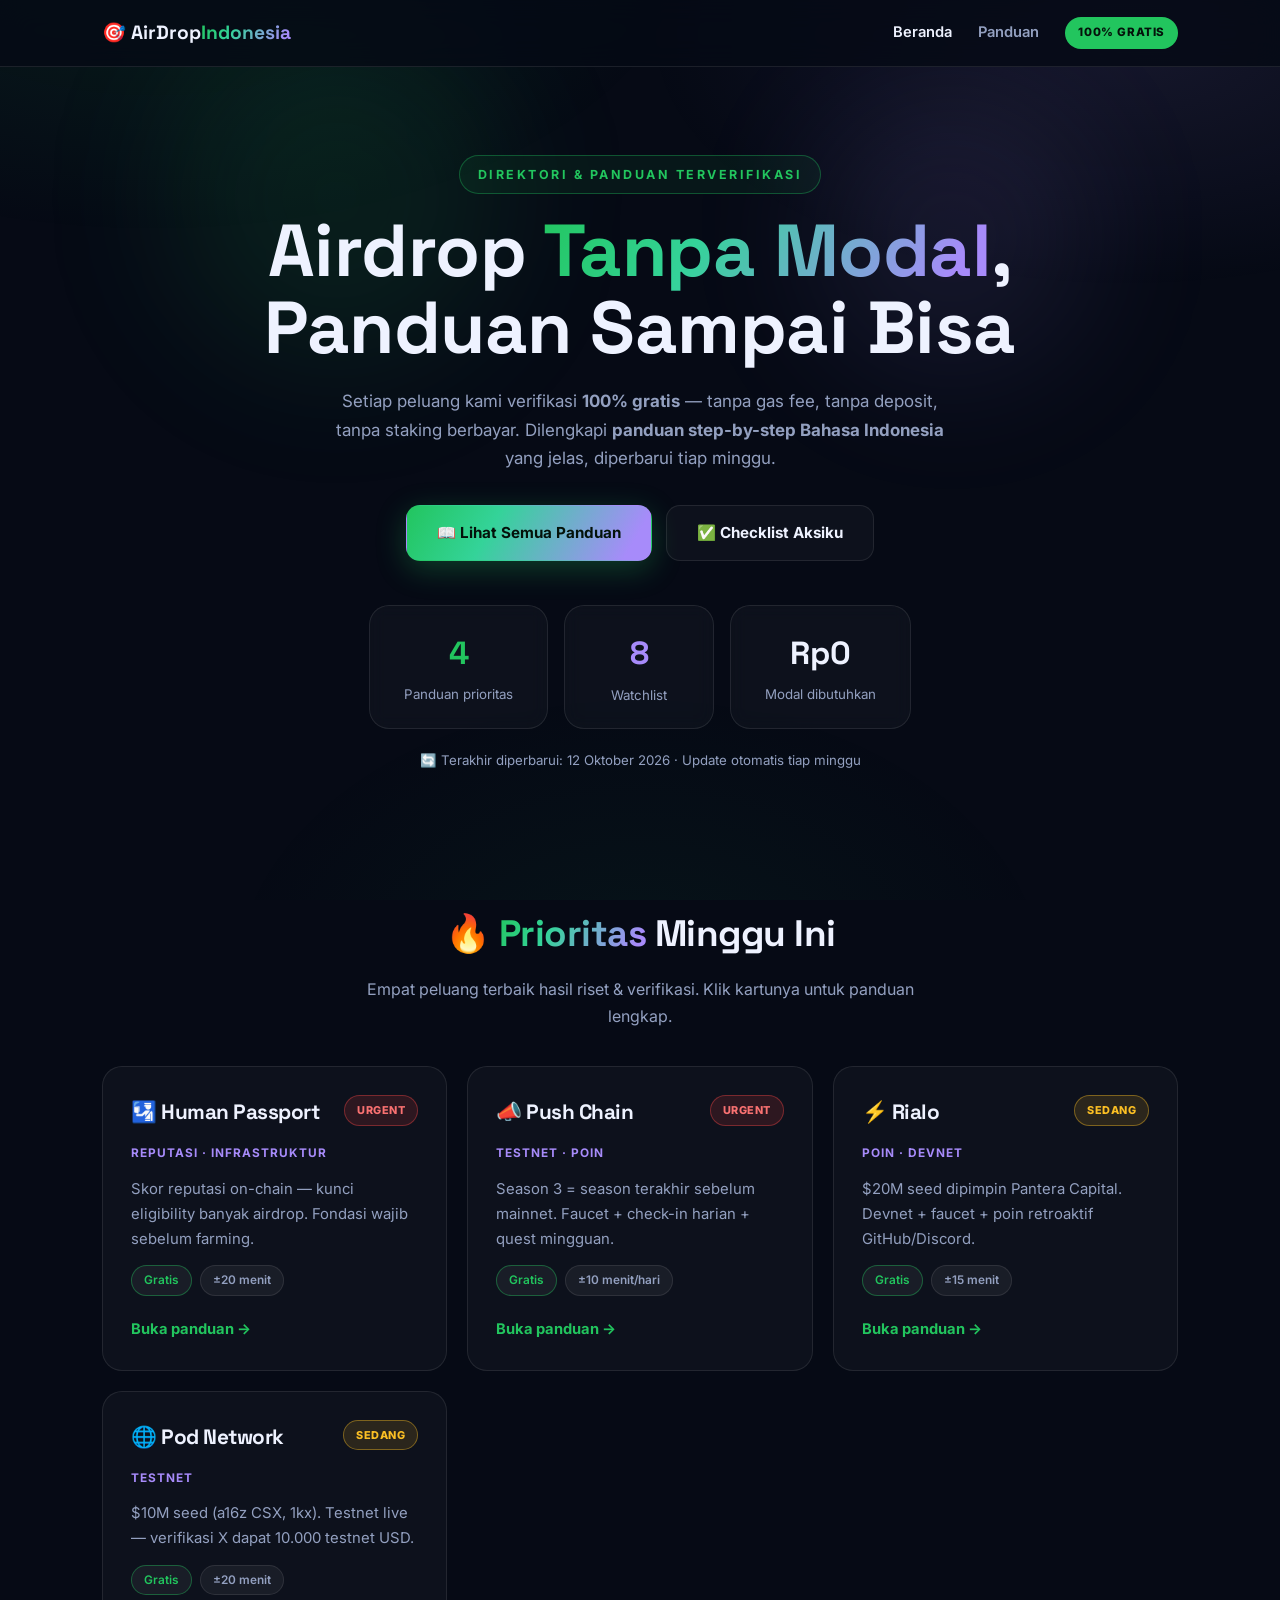
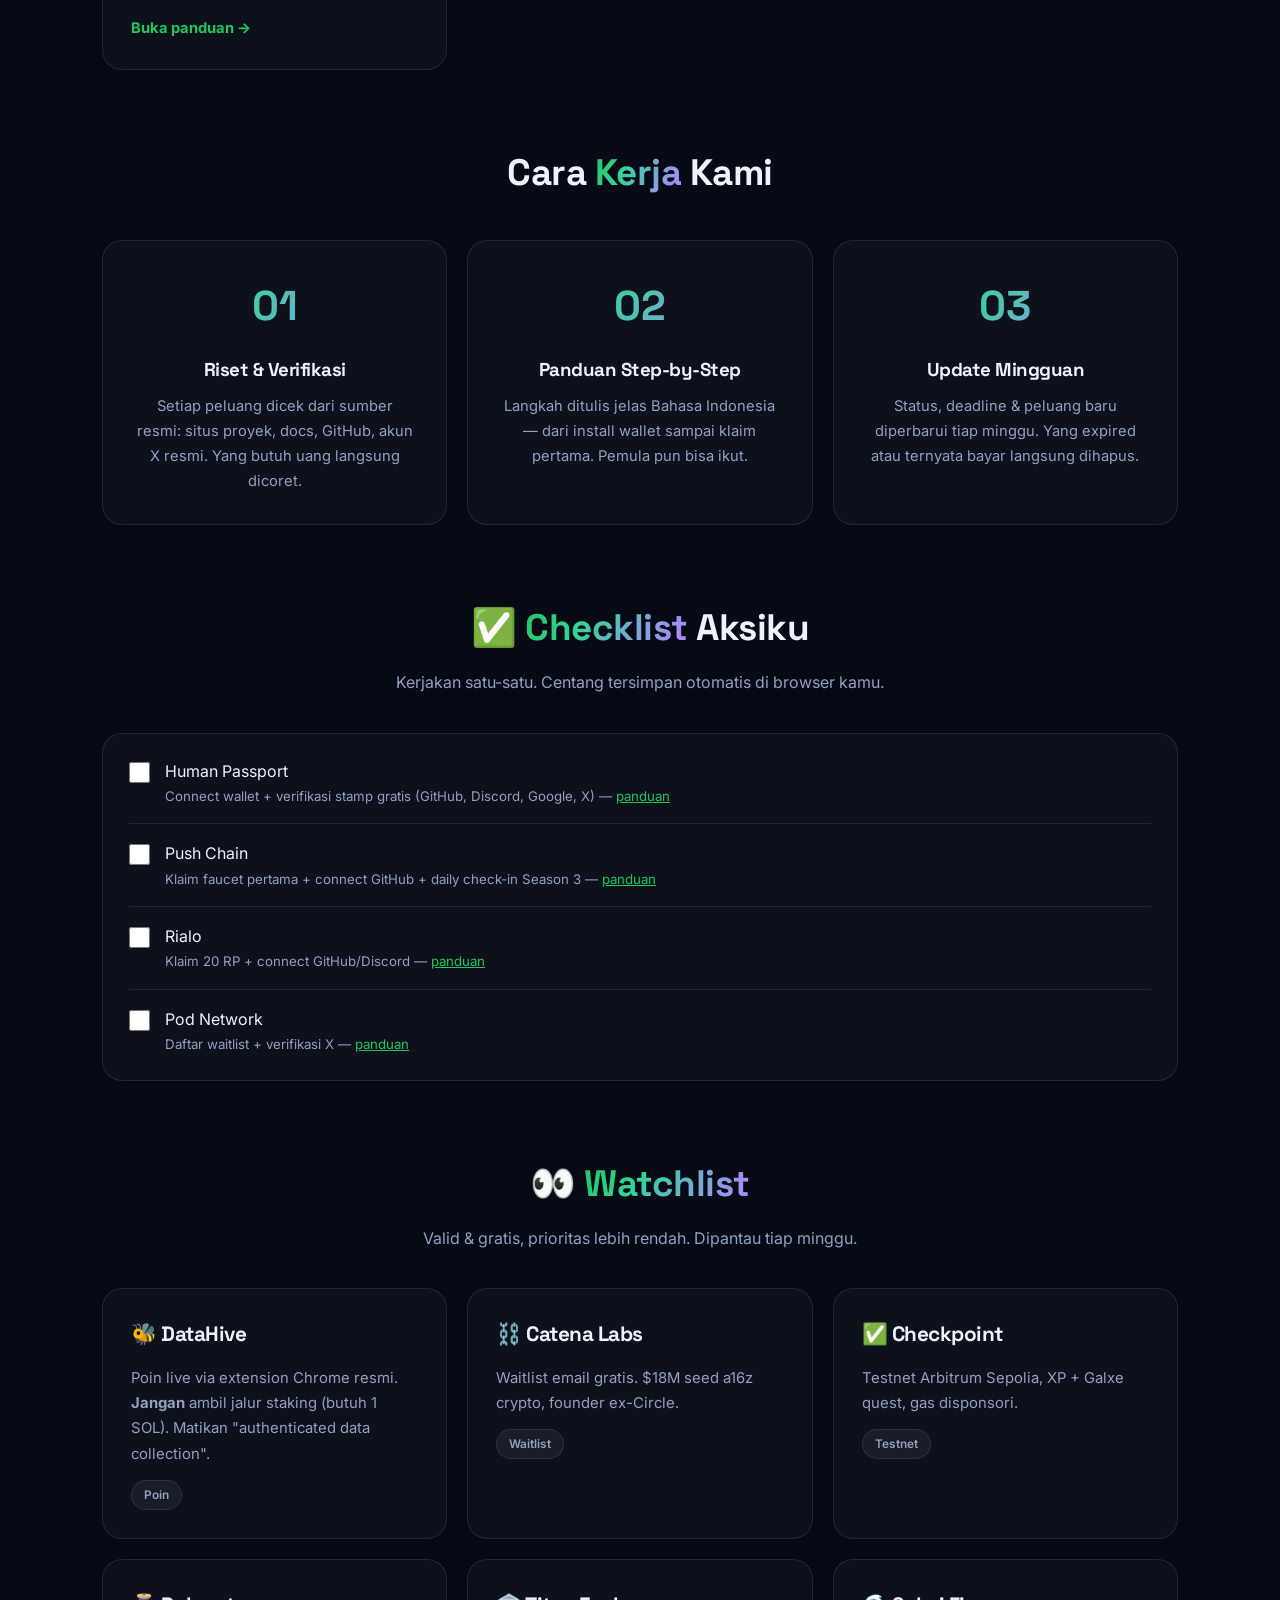
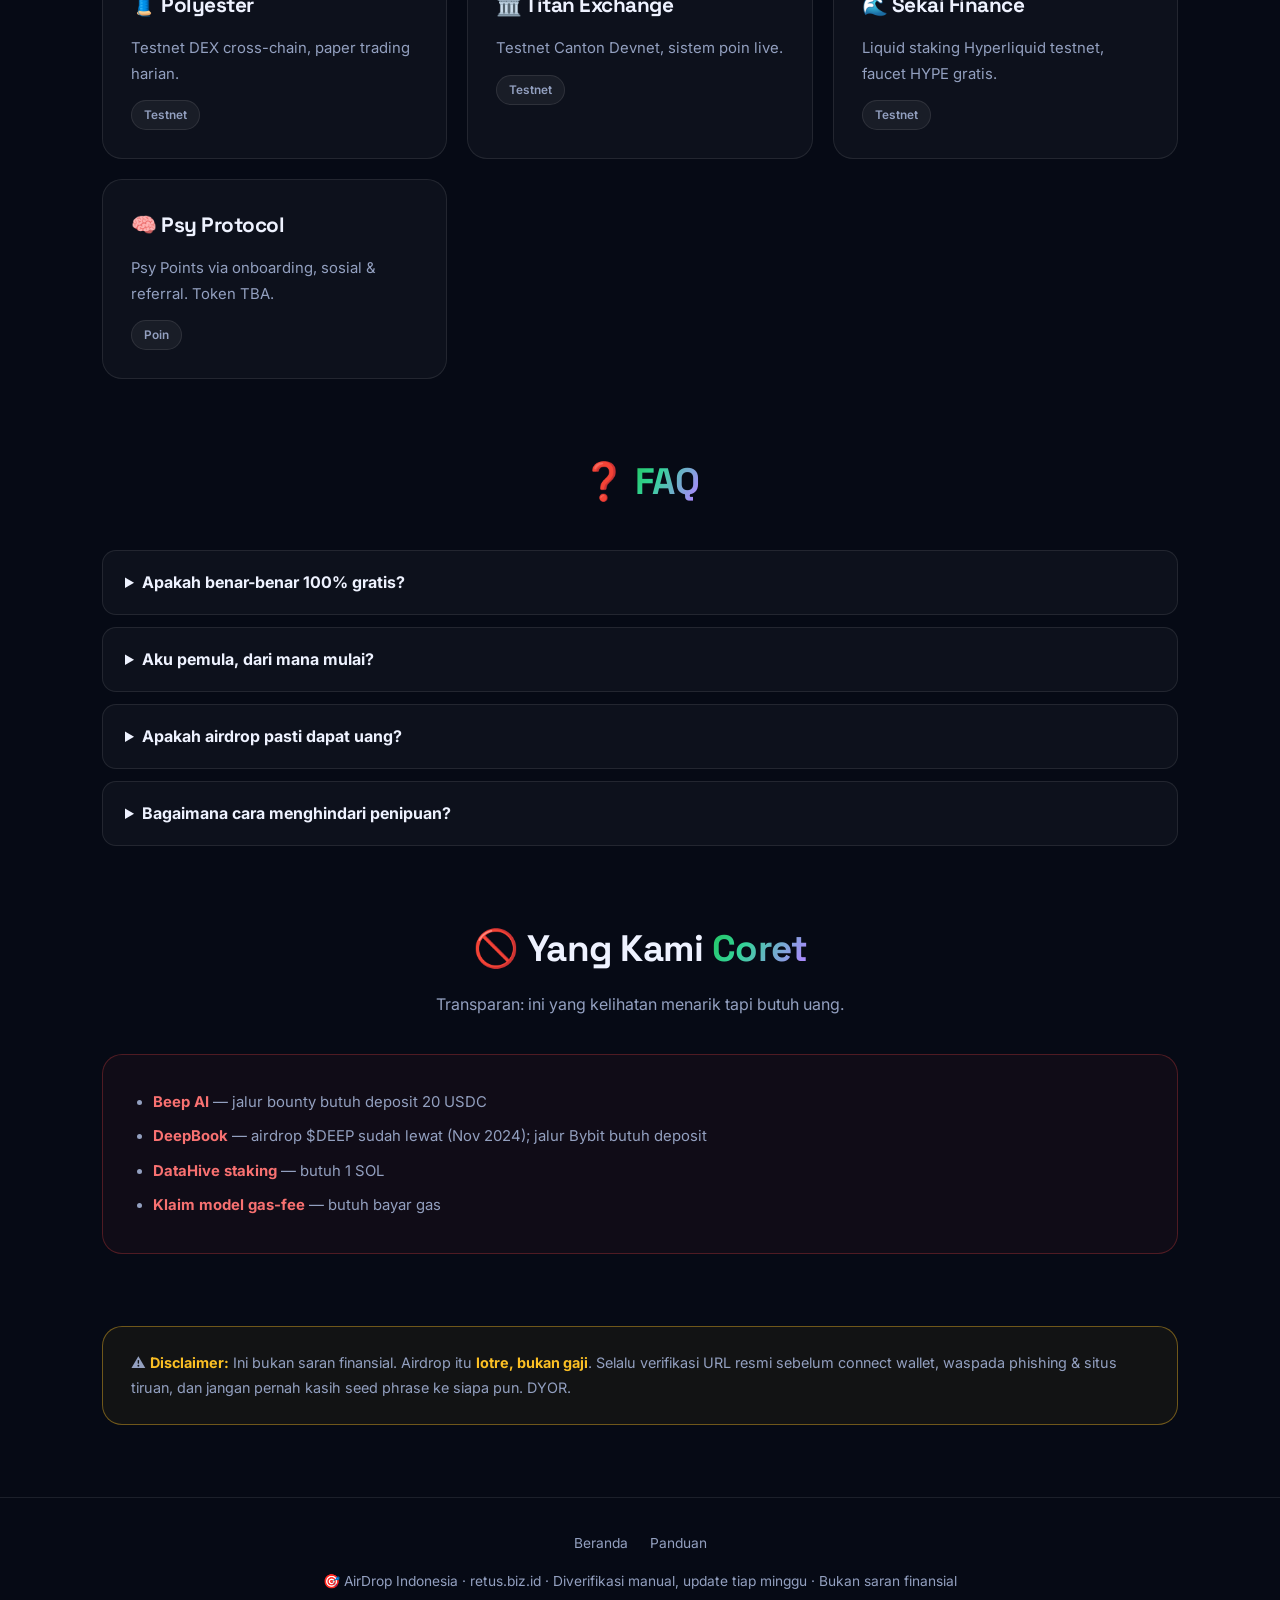
<file: index.html>
<!DOCTYPE html>
<html lang="id">
<head>
<!-- build trigger pretty-urls 2026-10-07 -->
<meta charset="UTF-8">
<meta name="viewport" content="width=device-width, initial-scale=1.0">
<title>AirDrop Indonesia — Dashboard & Panduan Airdrop 100% Gratis</title>
<meta name="description" content="AirDrop Indonesia: direktori & panduan lengkap airdrop/testnet 100% gratis. Diverifikasi tanpa modal, panduan step-by-step Bahasa Indonesia, update tiap minggu.">
<meta name="keywords" content="airdrop gratis, airdrop indonesia, panduan airdrop, testnet gratis, crypto gratis indonesia">
<link rel="canonical" href="https://retus.biz.id/">
<meta property="og:type" content="website">
<meta property="og:title" content="AirDrop Indonesia — Panduan Airdrop 100% Gratis">
<meta property="og:description" content="Direktori & panduan lengkap airdrop gratis. Tanpa modal, tanpa gas fee. Update tiap minggu.">
<meta property="og:url" content="https://retus.biz.id/">
<meta name="twitter:card" content="summary_large_image">
<link rel="preconnect" href="https://fonts.googleapis.com">
<link href="https://fonts.googleapis.com/css2?family=Space+Grotesk:wght@500;700&family=Inter:wght@400;500;600;700;800&display=swap" rel="stylesheet">
<link rel="stylesheet" href="assets/style.css">
<script type="application/ld+json">{"@context":"https://schema.org","@type":"WebSite","name":"AirDrop Indonesia","url":"https://retus.biz.id/","description":"Direktori dan panduan lengkap airdrop 100% gratis untuk Indonesia.","inLanguage":"id"}</script>
</head>
<body>
<nav><div class="wrap">
<a class="logo" href="/">🎯 AirDrop<b>Indonesia</b></a>
<div class="navlinks"><a href="/" class="on">Beranda</a><a href="panduan/">Panduan</a><span class="pill">100% GRATIS</span></div>
</div></nav>
<div class="wrap">
<header class="hero">
<div class="orb o1"></div><div class="orb o2"></div>
<span class="kicker">Direktori & Panduan Terverifikasi</span>
<h1>Airdrop <span class="grad">Tanpa Modal</span>,<br>Panduan Sampai Bisa</h1>
<p class="sub">Setiap peluang kami verifikasi <b>100% gratis</b> — tanpa gas fee, tanpa deposit, tanpa staking berbayar. Dilengkapi <b>pandu</b><b>an step-by-step Bahasa Indonesia</b> yang jelas, diperbarui tiap minggu.</p>
<div class="cta">
<a class="btn btn-p" href="panduan/">📖 Lihat Semua Panduan</a>
<a class="btn btn-g" href="#checklist">✅ Checklist Aksiku</a>
</div>
<div class="stats">
<div class="stat g"><b>4</b><small>Panduan prioritas</small></div>
<div class="stat p"><b>8</b><small>Watchlist</small></div>
<div class="stat o"><b>Rp0</b><small>Modal dibutuhkan</small></div>
</div>
<div class="updated">🔄 Terakhir diperbarui: 12 Oktober 2026 · Update otomatis tiap minggu</div>
</header>

<section class="sec">
<div class="sec-head"><h2>🔥 <span class="grad">Prioritas</span> Minggu Ini</h2>
<p>Empat peluang terbaik hasil riset & verifikasi. Klik kartunya untuk panduan lengkap.</p></div>
<div class="grid">
<a class="card" href="panduan/human-passport/"><div class="top"><h3>🛂 Human Passport</h3><span class="urg t">URGENT</span></div><div class="cat">Reputasi · Infrastruktur</div><p class="d">Skor reputasi on-chain — kunci eligibility banyak airdrop. Fondasi wajib sebelum farming.</p><div class="meta"><span class="tag ok">Gratis</span><span class="tag">±20 menit</span></div><span class="golink">Buka panduan →</span></a>
<a class="card" href="panduan/push-chain/"><div class="top"><h3>📣 Push Chain</h3><span class="urg t">URGENT</span></div><div class="cat">Testnet · Poin</div><p class="d">Season 3 = season terakhir sebelum mainnet. Faucet + check-in harian + quest mingguan.</p><div class="meta"><span class="tag ok">Gratis</span><span class="tag">±10 menit/hari</span></div><span class="golink">Buka panduan →</span></a>
<a class="card" href="panduan/rialo/"><div class="top"><h3>⚡ Rialo</h3><span class="urg s">SEDANG</span></div><div class="cat">Poin · Devnet</div><p class="d">$20M seed dipimpin Pantera Capital. Devnet + faucet + poin retroaktif GitHub/Discord.</p><div class="meta"><span class="tag ok">Gratis</span><span class="tag">±15 menit</span></div><span class="golink">Buka panduan →</span></a>
<a class="card" href="panduan/pod-network/"><div class="top"><h3>🌐 Pod Network</h3><span class="urg s">SEDANG</span></div><div class="cat">Testnet</div><p class="d">$10M seed (a16z CSX, 1kx). Testnet live — verifikasi X dapat 10.000 testnet USD.</p><div class="meta"><span class="tag ok">Gratis</span><span class="tag">±20 menit</span></div><span class="golink">Buka panduan →</span></a>
</div>
</section>

<section class="sec">
<div class="sec-head"><h2>Cara <span class="grad">Kerja</span> Kami</h2></div>
<div class="how">
<div class="howc"><div class="n">01</div><h3>Riset & Verifikasi</h3><p>Setiap peluang dicek dari sumber resmi: situs proyek, docs, GitHub, akun X resmi. Yang butuh uang langsung dicoret.</p></div>
<div class="howc"><div class="n">02</div><h3>Panduan Step-by-Step</h3><p>Langkah ditulis jelas Bahasa Indonesia — dari install wallet sampai klaim pertama. Pemula pun bisa ikut.</p></div>
<div class="howc"><div class="n">03</div><h3>Update Mingguan</h3><p>Status, deadline & peluang baru diperbarui tiap minggu. Yang expired atau ternyata bayar langsung dihapus.</p></div>
</div>
</section>

<section class="sec" id="checklist">
<div class="sec-head"><h2>✅ <span class="grad">Checklist</span> Aksiku</h2>
<p>Kerjakan satu-satu. Centang tersimpan otomatis di browser kamu.</p></div>
<div class="check">
<label class="chk"><input type="checkbox" data-k="hp"><span>Human Passport<small>Connect wallet + verifikasi stamp gratis (GitHub, Discord, Google, X) — <a href="panduan/human-passport/" style="color:var(--acc)">panduan</a></small></span></label>
<label class="chk"><input type="checkbox" data-k="push"><span>Push Chain<small>Klaim faucet pertama + connect GitHub + daily check-in Season 3 — <a href="panduan/push-chain/" style="color:var(--acc)">panduan</a></small></span></label>
<label class="chk"><input type="checkbox" data-k="rialo"><span>Rialo<small>Klaim 20 RP + connect GitHub/Discord — <a href="panduan/rialo/" style="color:var(--acc)">panduan</a></small></span></label>
<label class="chk"><input type="checkbox" data-k="pod"><span>Pod Network<small>Daftar waitlist + verifikasi X — <a href="panduan/pod-network/" style="color:var(--acc)">panduan</a></small></span></label>
</div>
</section>

<section class="sec">
<div class="sec-head"><h2>👀 <span class="grad">Watchlist</span></h2><p>Valid & gratis, prioritas lebih rendah. Dipantau tiap minggu.</p></div>
<div class="grid">
<div class="card"><h3>🐝 DataHive</h3><p class="d">Poin live via extension Chrome resmi. <b>Jangan</b> ambil jalur staking (butuh 1 SOL). Matikan "authenticated data collection".</p><div class="meta"><span class="tag">Poin</span></div></div>
<div class="card"><h3>⛓️ Catena Labs</h3><p class="d">Waitlist email gratis. $18M seed a16z crypto, founder ex-Circle.</p><div class="meta"><span class="tag">Waitlist</span></div></div>
<div class="card"><h3>✅ Checkpoint</h3><p class="d">Testnet Arbitrum Sepolia, XP + Galxe quest, gas disponsori.</p><div class="meta"><span class="tag">Testnet</span></div></div>
<div class="card"><h3>🧵 Polyester</h3><p class="d">Testnet DEX cross-chain, paper trading harian.</p><div class="meta"><span class="tag">Testnet</span></div></div>
<div class="card"><h3>🏛️ Titan Exchange</h3><p class="d">Testnet Canton Devnet, sistem poin live.</p><div class="meta"><span class="tag">Testnet</span></div></div>
<div class="card"><h3>🌊 Sekai Finance</h3><p class="d">Liquid staking Hyperliquid testnet, faucet HYPE gratis.</p><div class="meta"><span class="tag">Testnet</span></div></div>
<div class="card"><h3>🧠 Psy Protocol</h3><p class="d">Psy Points via onboarding, sosial & referral. Token TBA.</p><div class="meta"><span class="tag">Poin</span></div></div>
</div>
</section>

<section class="sec">
<div class="sec-head"><h2>❓ <span class="grad">FAQ</span></h2></div>
<details class="faq"><summary>Apakah benar-benar 100% gratis?</summary><p>Ya. Setiap peluang di direktori ini diverifikasi tanpa biaya: tanpa gas fee, tanpa deposit, tanpa staking berbayar, tanpa beli token. Kalau sebuah proyek ternyata butuh uang, langsung kami pindahkan ke daftar "dicoret".</p></details>
<details class="faq"><summary>Aku pemula, dari mana mulai?</summary><p>Mulai dari <a href="panduan/human-passport/" style="color:var(--acc)">Human Passport</a> (bangun reputasi, ±20 menit), lalu <a href="panduan/push-chain/" style="color:var(--acc)">Push Chain</a> (rutinitas harian ±10 menit). Ikuti checklist di atas satu per satu.</p></details>
<details class="faq"><summary>Apakah airdrop pasti dapat uang?</summary><p>Tidak. Airdrop itu <b>lotre, bukan gaji</b> — tidak ada jaminan. Anggap sebagai tiket gratis: modal nol, potensi ada. Jangan pernah membayar untuk ikut.</p></details>
<details class="faq"><summary>Bagaimana cara menghindari penipuan?</summary><p>Selalu verifikasi URL dari sumber resmi (jangan klik link dari DM), waspada situs tiruan, dan <b>jangan pernah</b> memberikan seed phrase / private key ke siapa pun atau situs apa pun.</p></details>
</section>

<section class="sec">
<div class="sec-head"><h2>🚫 Yang Kami <span class="grad">Coret</span></h2><p>Transparan: ini yang kelihatan menarik tapi butuh uang.</p></div>
<div class="cut"><ul>
<li><b>Beep AI</b> — jalur bounty butuh deposit 20 USDC</li>
<li><b>DeepBook</b> — airdrop $DEEP sudah lewat (Nov 2024); jalur Bybit butuh deposit</li>
<li><b>DataHive staking</b> — butuh 1 SOL</li>
<li><b>Klaim model gas-fee</b> — butuh bayar gas</li>
</ul></div>
</section>

<section class="sec">
<div class="disc">⚠️ <b>Disclaimer:</b> Ini bukan saran finansial. Airdrop itu <b>lotre, bukan gaji</b>. Selalu verifikasi URL resmi sebelum connect wallet, waspada phishing & situs tiruan, dan jangan pernah kasih seed phrase ke siapa pun. DYOR.</div>
</section>
</div>
<footer><div class="wrap">
<div class="fl"><a href="/">Beranda</a><a href="panduan/">Panduan</a></div>
🎯 AirDrop Indonesia · retus.biz.id · Diverifikasi manual, update tiap minggu · Bukan saran finansial
</div></footer>
<script>
const store=JSON.parse(localStorage.getItem('ag_check')||'{}');
document.querySelectorAll('.chk input').forEach(i=>{const k=i.dataset.k;i.checked=!!store[k];i.closest('.chk').classList.toggle('done',i.checked);
i.onchange=()=>{store[k]=i.checked;localStorage.setItem('ag_check',JSON.stringify(store));i.closest('.chk').classList.toggle('done',i.checked)}});
</script>
</body>
</html>
</file>
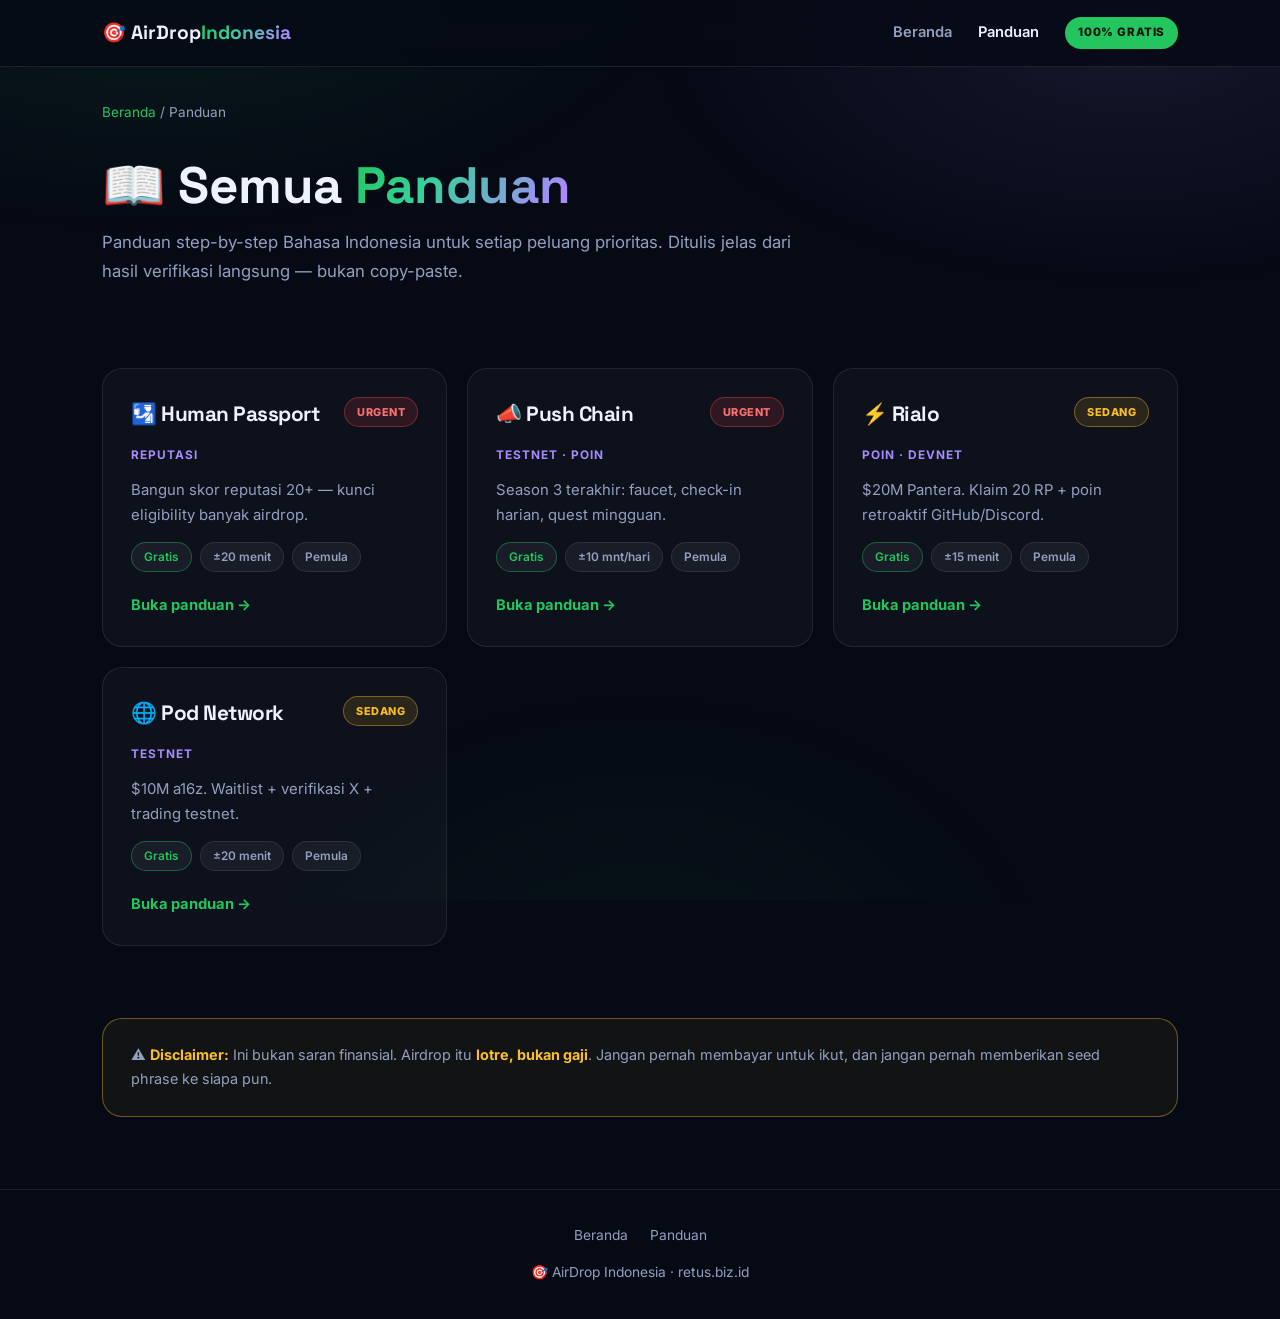
<file: panduan/index.html>
<!DOCTYPE html>
<html lang="id">
<head>
<meta charset="UTF-8">
<meta name="viewport" content="width=device-width, initial-scale=1.0">
<title>Semua Panduan — AirDrop Indonesia</title>
<meta name="description" content="Kumpulan panduan step-by-step airdrop & testnet 100% gratis dalam Bahasa Indonesia.">
<link rel="canonical" href="https://retus.biz.id/panduan/">
<link rel="preconnect" href="https://fonts.googleapis.com">
<link href="https://fonts.googleapis.com/css2?family=Space+Grotesk:wght@500;700&family=Inter:wght@400;500;600;700;800&display=swap" rel="stylesheet">
<link rel="stylesheet" href="../assets/style.css">
</head>
<body>
<nav><div class="wrap">
<a class="logo" href="/">🎯 AirDrop<b>Indonesia</b></a>
<div class="navlinks"><a href="/">Beranda</a><a href="./" class="on">Panduan</a><span class="pill">100% GRATIS</span></div>
</div></nav>
<div class="wrap">
<div class="crumb"><a href="/">Beranda</a> / Panduan</div>
<header class="ghero">
<h1>📖 Semua <span class="grad">Panduan</span></h1>
<p class="lede">Panduan step-by-step Bahasa Indonesia untuk setiap peluang prioritas. Ditulis jelas dari hasil verifikasi langsung — bukan copy-paste.</p>
</header>
<section class="sec">
<div class="grid">
<a class="card" href="human-passport/"><div class="top"><h3>🛂 Human Passport</h3><span class="urg t">URGENT</span></div><div class="cat">Reputasi</div><p class="d">Bangun skor reputasi 20+ — kunci eligibility banyak airdrop.</p><div class="meta"><span class="tag ok">Gratis</span><span class="tag">±20 menit</span><span class="tag">Pemula</span></div><span class="golink">Buka panduan →</span></a>
<a class="card" href="push-chain/"><div class="top"><h3>📣 Push Chain</h3><span class="urg t">URGENT</span></div><div class="cat">Testnet · Poin</div><p class="d">Season 3 terakhir: faucet, check-in harian, quest mingguan.</p><div class="meta"><span class="tag ok">Gratis</span><span class="tag">±10 mnt/hari</span><span class="tag">Pemula</span></div><span class="golink">Buka panduan →</span></a>
<a class="card" href="rialo/"><div class="top"><h3>⚡ Rialo</h3><span class="urg s">SEDANG</span></div><div class="cat">Poin · Devnet</div><p class="d">$20M Pantera. Klaim 20 RP + poin retroaktif GitHub/Discord.</p><div class="meta"><span class="tag ok">Gratis</span><span class="tag">±15 menit</span><span class="tag">Pemula</span></div><span class="golink">Buka panduan →</span></a>
<a class="card" href="pod-network/"><div class="top"><h3>🌐 Pod Network</h3><span class="urg s">SEDANG</span></div><div class="cat">Testnet</div><p class="d">$10M a16z. Waitlist + verifikasi X + trading testnet.</p><div class="meta"><span class="tag ok">Gratis</span><span class="tag">±20 menit</span><span class="tag">Pemula</span></div><span class="golink">Buka panduan →</span></a>
</div>
</section>
<section class="sec"><div class="disc">⚠️ <b>Disclaimer:</b> Ini bukan saran finansial. Airdrop itu <b>lotre, bukan gaji</b>. Jangan pernah membayar untuk ikut, dan jangan pernah memberikan seed phrase ke siapa pun.</div></section>
</div>
<footer><div class="wrap"><div class="fl"><a href="/">Beranda</a><a href="./">Panduan</a></div>🎯 AirDrop Indonesia · retus.biz.id</div></footer>
</body>
</html>
</file>
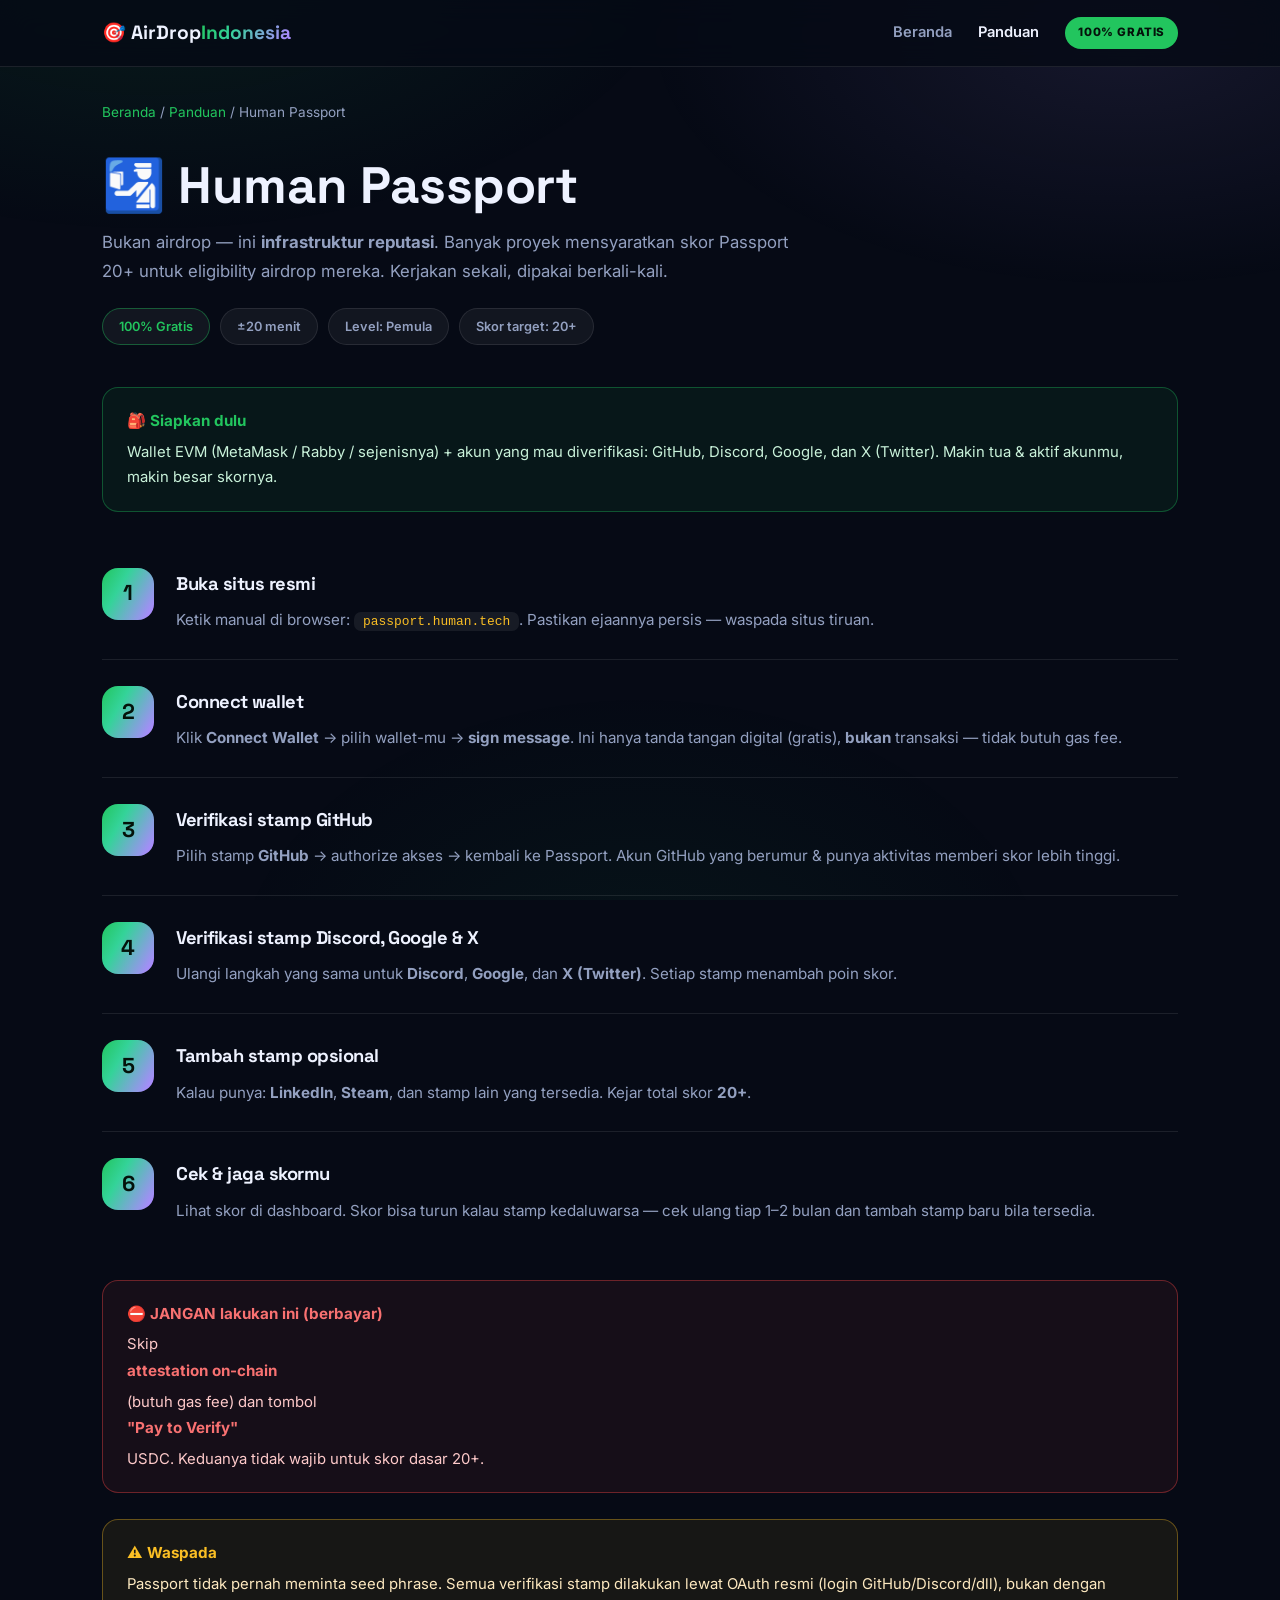
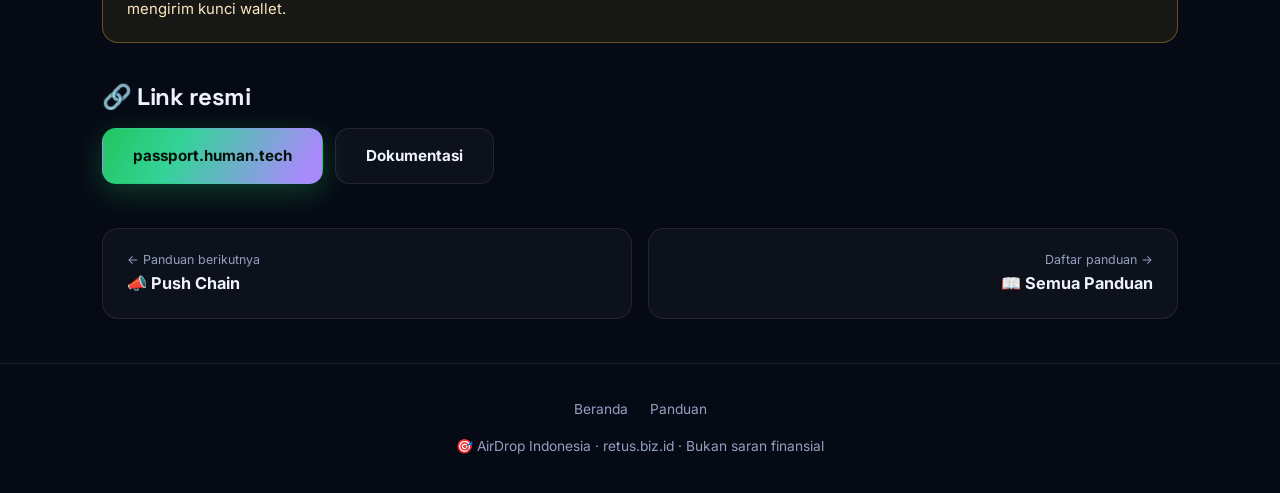
<file: panduan/human-passport/index.html>
<!DOCTYPE html>
<html lang="id">
<head>
<meta charset="UTF-8">
<meta name="viewport" content="width=device-width, initial-scale=1.0">
<title>Panduan Human Passport — AirDrop Indonesia</title>
<meta name="description" content="Panduan lengkap Human Passport Bahasa Indonesia: cara dapat skor reputasi 20+ gratis, stamp apa saja, dan yang harus dihindari.">
<link rel="canonical" href="https://retus.biz.id/panduan/human-passport/">
<link rel="preconnect" href="https://fonts.googleapis.com">
<link href="https://fonts.googleapis.com/css2?family=Space+Grotesk:wght@500;700&family=Inter:wght@400;500;600;700;800&display=swap" rel="stylesheet">
<link rel="stylesheet" href="../../assets/style.css">
</head>
<body>
<nav><div class="wrap">
<a class="logo" href="/">🎯 AirDrop<b>Indonesia</b></a>
<div class="navlinks"><a href="/">Beranda</a><a href="../" class="on">Panduan</a><span class="pill">100% GRATIS</span></div>
</div></nav>
<div class="wrap">
<div class="crumb"><a href="/">Beranda</a> / <a href="../">Panduan</a> / Human Passport</div>
<header class="ghero">
<h1>🛂 Human Passport</h1>
<p class="lede">Bukan airdrop — ini <b>infrastruktur reputasi</b>. Banyak proyek mensyaratkan skor Passport 20+ untuk eligibility airdrop mereka. Kerjakan sekali, dipakai berkali-kali.</p>
<div class="gmeta"><span class="tag ok">100% Gratis</span><span class="tag">±20 menit</span><span class="tag">Level: Pemula</span><span class="tag">Skor target: 20+</span></div>
</header>

<div class="callout tip"><b>🎒 Siapkan dulu</b><p>Wallet EVM (MetaMask / Rabby / sejenisnya) + akun yang mau diverifikasi: GitHub, Discord, Google, dan X (Twitter). Makin tua & aktif akunmu, makin besar skornya.</p></div>

<div class="steps">
<div class="step"><div class="num">1</div><div><h3>Buka situs resmi</h3><p>Ketik manual di browser: <code>passport.human.tech</code>. Pastikan ejaannya persis — waspada situs tiruan.</p></div></div>
<div class="step"><div class="num">2</div><div><h3>Connect wallet</h3><p>Klik <b>Connect Wallet</b> → pilih wallet-mu → <b>sign message</b>. Ini hanya tanda tangan digital (gratis), <b>bukan</b> transaksi — tidak butuh gas fee.</p></div></div>
<div class="step"><div class="num">3</div><div><h3>Verifikasi stamp GitHub</h3><p>Pilih stamp <b>GitHub</b> → authorize akses → kembali ke Passport. Akun GitHub yang berumur & punya aktivitas memberi skor lebih tinggi.</p></div></div>
<div class="step"><div class="num">4</div><div><h3>Verifikasi stamp Discord, Google & X</h3><p>Ulangi langkah yang sama untuk <b>Discord</b>, <b>Google</b>, dan <b>X (Twitter)</b>. Setiap stamp menambah poin skor.</p></div></div>
<div class="step"><div class="num">5</div><div><h3>Tambah stamp opsional</h3><p>Kalau punya: <b>LinkedIn</b>, <b>Steam</b>, dan stamp lain yang tersedia. Kejar total skor <b>20+</b>.</p></div></div>
<div class="step"><div class="num">6</div><div><h3>Cek & jaga skormu</h3><p>Lihat skor di dashboard. Skor bisa turun kalau stamp kedaluwarsa — cek ulang tiap 1–2 bulan dan tambah stamp baru bila tersedia.</p></div></div>
</div>

<div class="callout danger"><b>⛔ JANGAN lakukan ini (berbayar)</b><p>Skip <b>attestation on-chain</b> (butuh gas fee) dan tombol <b>"Pay to Verify"</b> USDC. Keduanya tidak wajib untuk skor dasar 20+.</p></div>
<div class="callout warn"><b>⚠️ Waspada</b><p>Passport tidak pernah meminta seed phrase. Semua verifikasi stamp dilakukan lewat OAuth resmi (login GitHub/Discord/dll), bukan dengan mengirim kunci wallet.</p></div>

<h2 style="margin:34px 0 6px">🔗 Link resmi</h2>
<div class="links">
<a class="btn btn-p" href="https://passport.human.tech" target="_blank" rel="noopener">passport.human.tech</a>
<a class="btn btn-g" href="https://docs.passport.human.tech" target="_blank" rel="noopener">Dokumentasi</a>
</div>

<div class="pn">
<a href="../push-chain/"><small>← Panduan berikutnya</small><b>📣 Push Chain</b></a>
<a href="../" style="text-align:right"><small>Daftar panduan →</small><b>📖 Semua Panduan</b></a>
</div>
</div>
<footer><div class="wrap"><div class="fl"><a href="/">Beranda</a><a href="../">Panduan</a></div>🎯 AirDrop Indonesia · retus.biz.id · Bukan saran finansial</div></footer>
</body>
</html>
</file>
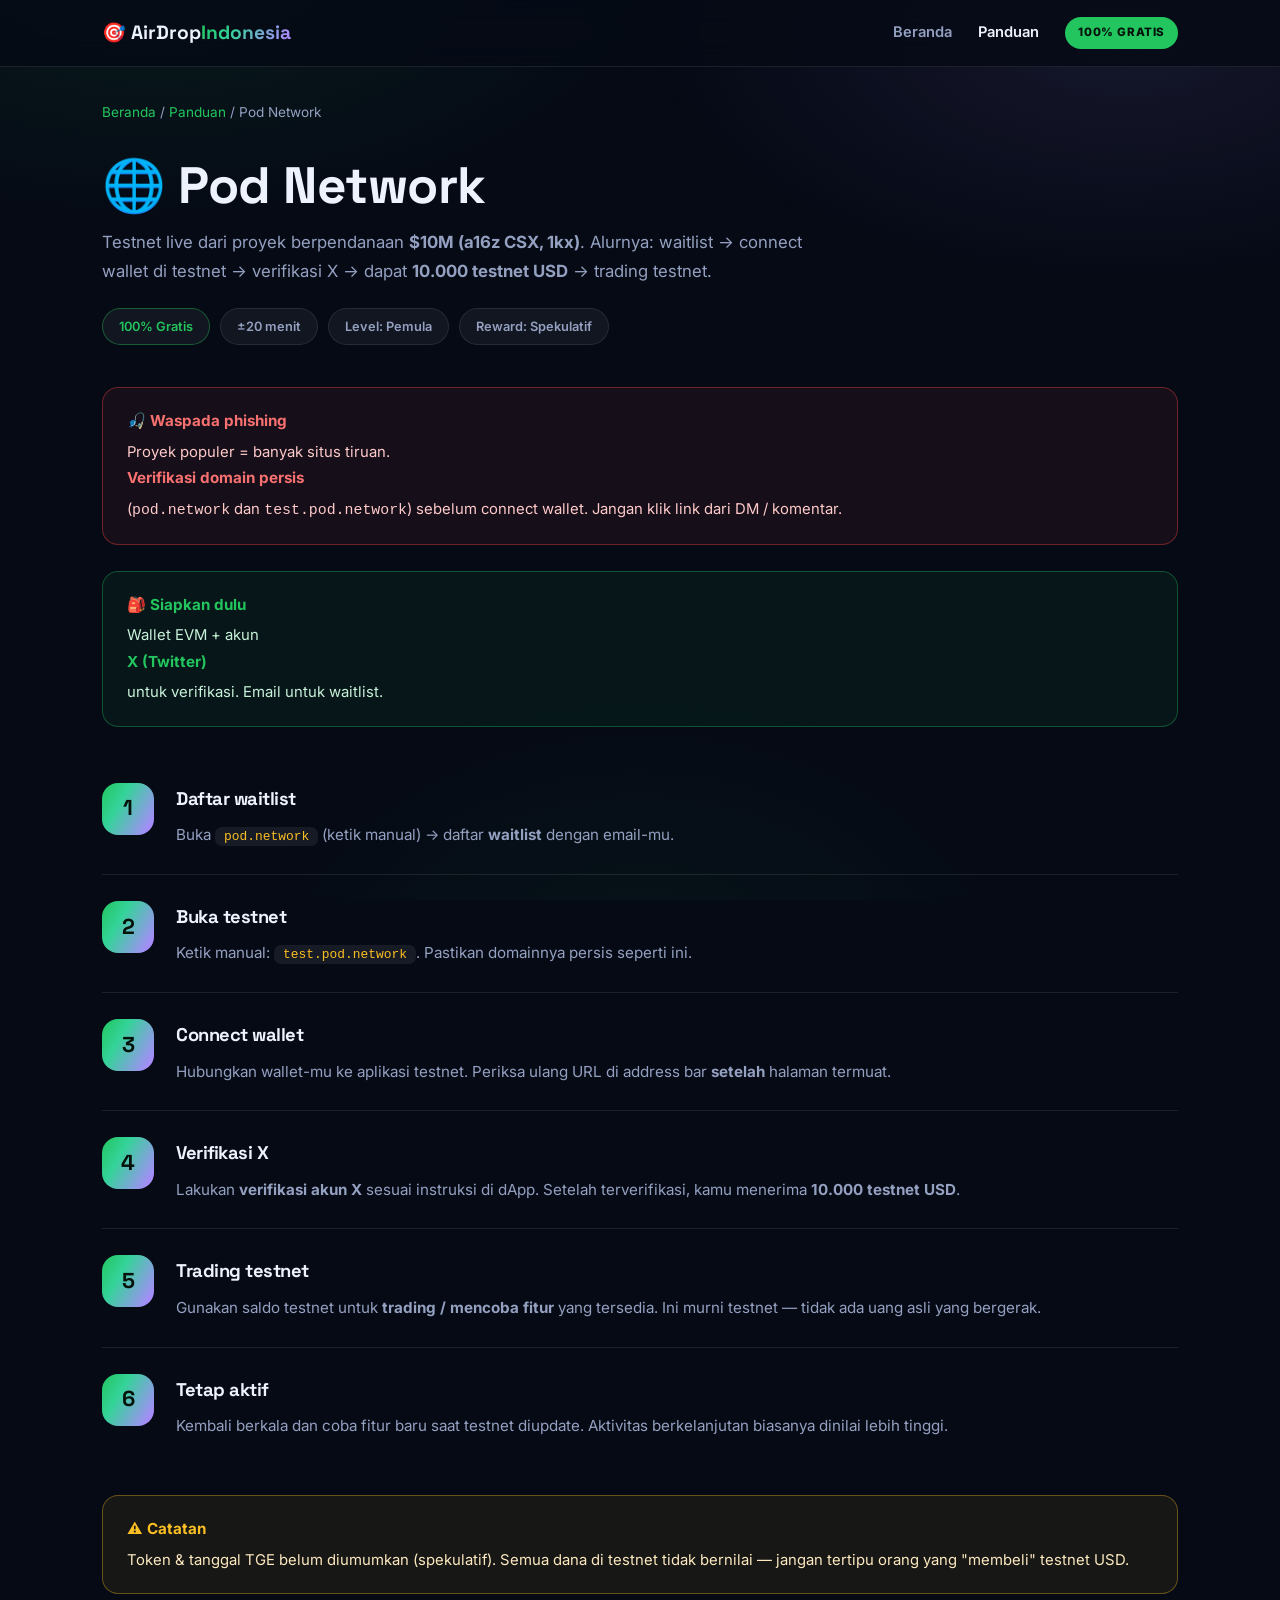
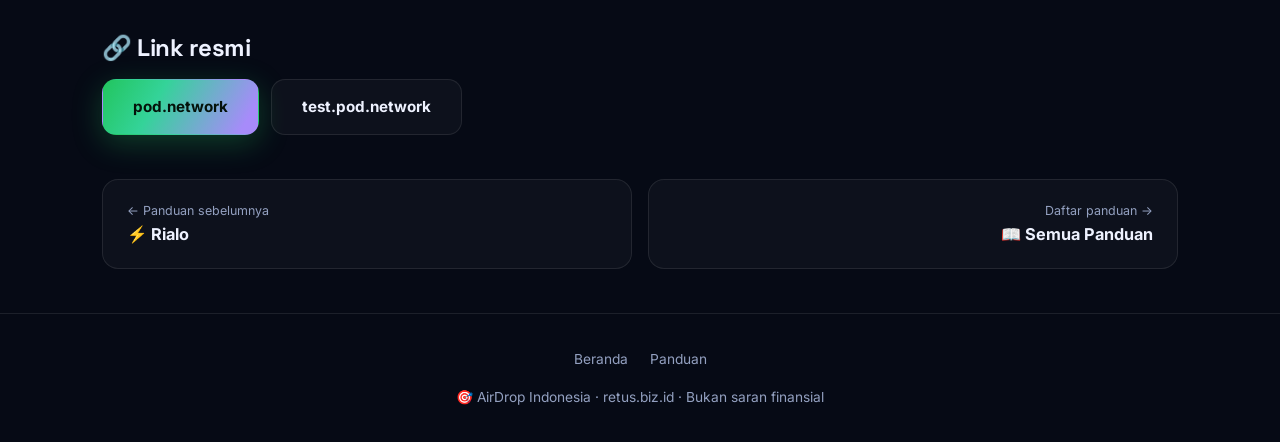
<file: panduan/pod-network/index.html>
<!DOCTYPE html>
<html lang="id">
<head>
<meta charset="UTF-8">
<meta name="viewport" content="width=device-width, initial-scale=1.0">
<title>Panduan Pod Network — AirDrop Indonesia</title>
<meta name="description" content="Panduan lengkap Pod Network Bahasa Indonesia: daftar waitlist, connect wallet testnet, verifikasi X dapat 10.000 testnet USD.">
<link rel="canonical" href="https://retus.biz.id/panduan/pod-network/">
<link rel="preconnect" href="https://fonts.googleapis.com">
<link href="https://fonts.googleapis.com/css2?family=Space+Grotesk:wght@500;700&family=Inter:wght@400;500;600;700;800&display=swap" rel="stylesheet">
<link rel="stylesheet" href="../../assets/style.css">
</head>
<body>
<nav><div class="wrap">
<a class="logo" href="/">🎯 AirDrop<b>Indonesia</b></a>
<div class="navlinks"><a href="/">Beranda</a><a href="../" class="on">Panduan</a><span class="pill">100% GRATIS</span></div>
</div></nav>
<div class="wrap">
<div class="crumb"><a href="/">Beranda</a> / <a href="../">Panduan</a> / Pod Network</div>
<header class="ghero">
<h1>🌐 Pod Network</h1>
<p class="lede">Testnet live dari proyek berpendanaan <b>$10M (a16z CSX, 1kx)</b>. Alurnya: waitlist → connect wallet di testnet → verifikasi X → dapat <b>10.000 testnet USD</b> → trading testnet.</p>
<div class="gmeta"><span class="tag ok">100% Gratis</span><span class="tag">±20 menit</span><span class="tag">Level: Pemula</span><span class="tag">Reward: Spekulatif</span></div>
</header>

<div class="callout danger"><b>🎣 Waspada phishing</b><p>Proyek populer = banyak situs tiruan. <b>Verifikasi domain persis</b> (<code>pod.network</code> dan <code>test.pod.network</code>) sebelum connect wallet. Jangan klik link dari DM / komentar.</p></div>

<div class="callout tip"><b>🎒 Siapkan dulu</b><p>Wallet EVM + akun <b>X (Twitter)</b> untuk verifikasi. Email untuk waitlist.</p></div>

<div class="steps">
<div class="step"><div class="num">1</div><div><h3>Daftar waitlist</h3><p>Buka <code>pod.network</code> (ketik manual) → daftar <b>waitlist</b> dengan email-mu.</p></div></div>
<div class="step"><div class="num">2</div><div><h3>Buka testnet</h3><p>Ketik manual: <code>test.pod.network</code>. Pastikan domainnya persis seperti ini.</p></div></div>
<div class="step"><div class="num">3</div><div><h3>Connect wallet</h3><p>Hubungkan wallet-mu ke aplikasi testnet. Periksa ulang URL di address bar <b>setelah</b> halaman termuat.</p></div></div>
<div class="step"><div class="num">4</div><div><h3>Verifikasi X</h3><p>Lakukan <b>verifikasi akun X</b> sesuai instruksi di dApp. Setelah terverifikasi, kamu menerima <b>10.000 testnet USD</b>.</p></div></div>
<div class="step"><div class="num">5</div><div><h3>Trading testnet</h3><p>Gunakan saldo testnet untuk <b>trading / mencoba fitur</b> yang tersedia. Ini murni testnet — tidak ada uang asli yang bergerak.</p></div></div>
<div class="step"><div class="num">6</div><div><h3>Tetap aktif</h3><p>Kembali berkala dan coba fitur baru saat testnet diupdate. Aktivitas berkelanjutan biasanya dinilai lebih tinggi.</p></div></div>
</div>

<div class="callout warn"><b>⚠️ Catatan</b><p>Token & tanggal TGE belum diumumkan (spekulatif). Semua dana di testnet tidak bernilai — jangan tertipu orang yang "membeli" testnet USD.</p></div>

<h2 style="margin:34px 0 6px">🔗 Link resmi</h2>
<div class="links">
<a class="btn btn-p" href="https://pod.network" target="_blank" rel="noopener">pod.network</a>
<a class="btn btn-g" href="https://test.pod.network" target="_blank" rel="noopener">test.pod.network</a>
</div>

<div class="pn">
<a href="../rialo/"><small>← Panduan sebelumnya</small><b>⚡ Rialo</b></a>
<a href="../" style="text-align:right"><small>Daftar panduan →</small><b>📖 Semua Panduan</b></a>
</div>
</div>
<footer><div class="wrap"><div class="fl"><a href="/">Beranda</a><a href="../">Panduan</a></div>🎯 AirDrop Indonesia · retus.biz.id · Bukan saran finansial</div></footer>
</body>
</html>
</file>
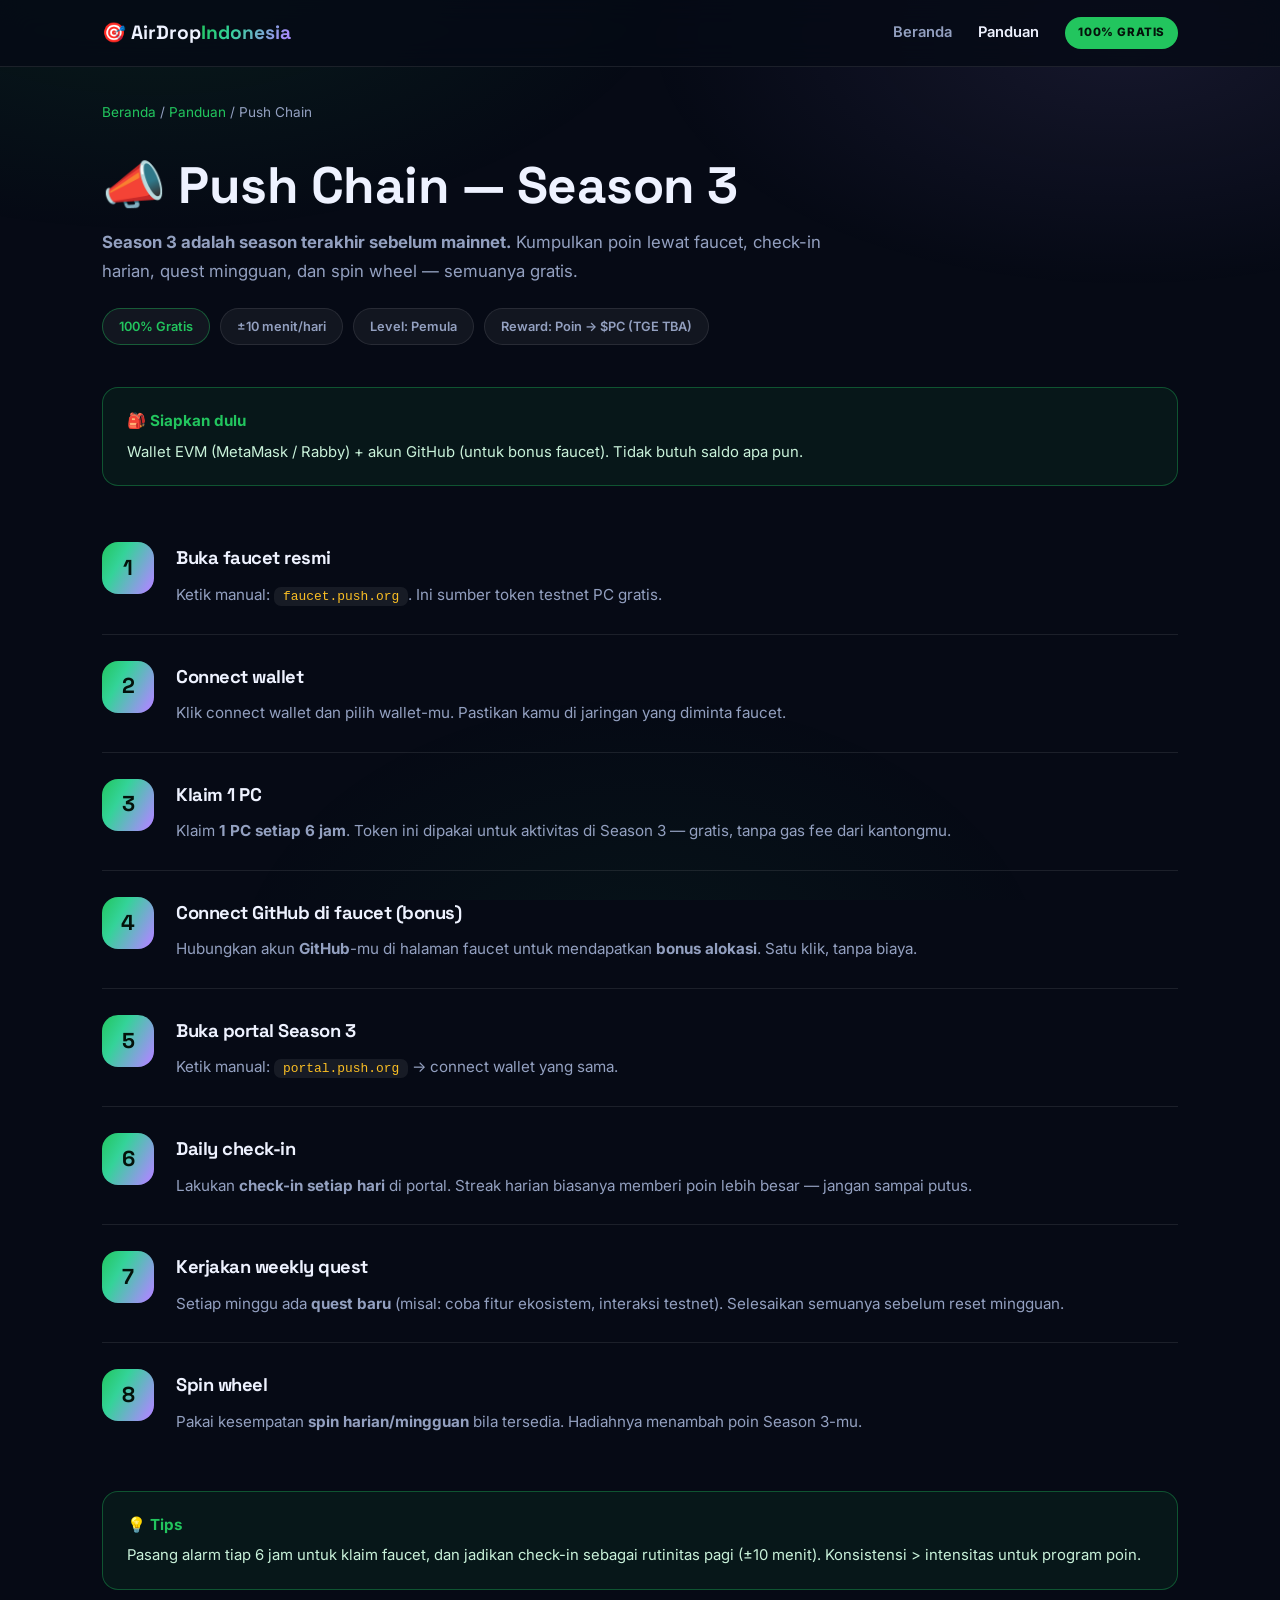
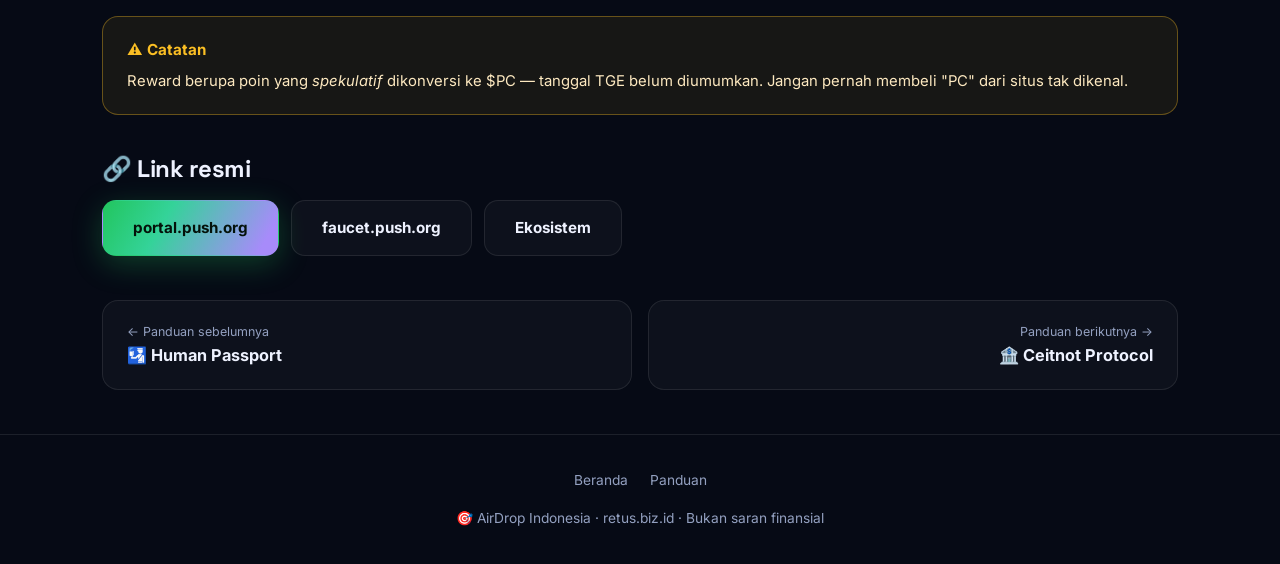
<file: panduan/push-chain/index.html>
<!DOCTYPE html>
<html lang="id">
<head>
<meta charset="UTF-8">
<meta name="viewport" content="width=device-width, initial-scale=1.0">
<title>Panduan Push Chain Season 3 — AirDrop Indonesia</title>
<meta name="description" content="Panduan lengkap Push Chain Season 3 Bahasa Indonesia: klaim faucet tiap 6 jam, daily check-in, weekly quest, dan spin wheel. 100% gratis.">
<link rel="canonical" href="https://retus.biz.id/panduan/push-chain/">
<link rel="preconnect" href="https://fonts.googleapis.com">
<link href="https://fonts.googleapis.com/css2?family=Space+Grotesk:wght@500;700&family=Inter:wght@400;500;600;700;800&display=swap" rel="stylesheet">
<link rel="stylesheet" href="../../assets/style.css">
</head>
<body>
<nav><div class="wrap">
<a class="logo" href="/">🎯 AirDrop<b>Indonesia</b></a>
<div class="navlinks"><a href="/">Beranda</a><a href="../" class="on">Panduan</a><span class="pill">100% GRATIS</span></div>
</div></nav>
<div class="wrap">
<div class="crumb"><a href="/">Beranda</a> / <a href="../">Panduan</a> / Push Chain</div>
<header class="ghero">
<h1>📣 Push Chain — Season 3</h1>
<p class="lede"><b>Season 3 adalah season terakhir sebelum mainnet.</b> Kumpulkan poin lewat faucet, check-in harian, quest mingguan, dan spin wheel — semuanya gratis.</p>
<div class="gmeta"><span class="tag ok">100% Gratis</span><span class="tag">±10 menit/hari</span><span class="tag">Level: Pemula</span><span class="tag">Reward: Poin → $PC (TGE TBA)</span></div>
</header>

<div class="callout tip"><b>🎒 Siapkan dulu</b><p>Wallet EVM (MetaMask / Rabby) + akun GitHub (untuk bonus faucet). Tidak butuh saldo apa pun.</p></div>

<div class="steps">
<div class="step"><div class="num">1</div><div><h3>Buka faucet resmi</h3><p>Ketik manual: <code>faucet.push.org</code>. Ini sumber token testnet PC gratis.</p></div></div>
<div class="step"><div class="num">2</div><div><h3>Connect wallet</h3><p>Klik connect wallet dan pilih wallet-mu. Pastikan kamu di jaringan yang diminta faucet.</p></div></div>
<div class="step"><div class="num">3</div><div><h3>Klaim 1 PC</h3><p>Klaim <b>1 PC setiap 6 jam</b>. Token ini dipakai untuk aktivitas di Season 3 — gratis, tanpa gas fee dari kantongmu.</p></div></div>
<div class="step"><div class="num">4</div><div><h3>Connect GitHub di faucet (bonus)</h3><p>Hubungkan akun <b>GitHub</b>-mu di halaman faucet untuk mendapatkan <b>bonus alokasi</b>. Satu klik, tanpa biaya.</p></div></div>
<div class="step"><div class="num">5</div><div><h3>Buka portal Season 3</h3><p>Ketik manual: <code>portal.push.org</code> → connect wallet yang sama.</p></div></div>
<div class="step"><div class="num">6</div><div><h3>Daily check-in</h3><p>Lakukan <b>check-in setiap hari</b> di portal. Streak harian biasanya memberi poin lebih besar — jangan sampai putus.</p></div></div>
<div class="step"><div class="num">7</div><div><h3>Kerjakan weekly quest</h3><p>Setiap minggu ada <b>quest baru</b> (misal: coba fitur ekosistem, interaksi testnet). Selesaikan semuanya sebelum reset mingguan.</p></div></div>
<div class="step"><div class="num">8</div><div><h3>Spin wheel</h3><p>Pakai kesempatan <b>spin harian/mingguan</b> bila tersedia. Hadiahnya menambah poin Season 3-mu.</p></div></div>
</div>

<div class="callout tip"><b>💡 Tips</b><p>Pasang alarm tiap 6 jam untuk klaim faucet, dan jadikan check-in sebagai rutinitas pagi (±10 menit). Konsistensi > intensitas untuk program poin.</p></div>
<div class="callout warn"><b>⚠️ Catatan</b><p>Reward berupa poin yang <i>spekulatif</i> dikonversi ke $PC — tanggal TGE belum diumumkan. Jangan pernah membeli "PC" dari situs tak dikenal.</p></div>

<h2 style="margin:34px 0 6px">🔗 Link resmi</h2>
<div class="links">
<a class="btn btn-p" href="https://portal.push.org" target="_blank" rel="noopener">portal.push.org</a>
<a class="btn btn-g" href="https://faucet.push.org" target="_blank" rel="noopener">faucet.push.org</a>
<a class="btn btn-g" href="https://push.org/ecosystem/" target="_blank" rel="noopener">Ekosistem</a>
</div>

<div class="pn">
<a href="../human-passport/"><small>← Panduan sebelumnya</small><b>🛂 Human Passport</b></a>
<a href="../ceitnot/" style="text-align:right"><small>Panduan berikutnya →</small><b>🏦 Ceitnot Protocol</b></a>
</div>
</div>
<footer><div class="wrap"><div class="fl"><a href="/">Beranda</a><a href="../">Panduan</a></div>🎯 AirDrop Indonesia · retus.biz.id · Bukan saran finansial</div></footer>
</body>
</html>
</file>
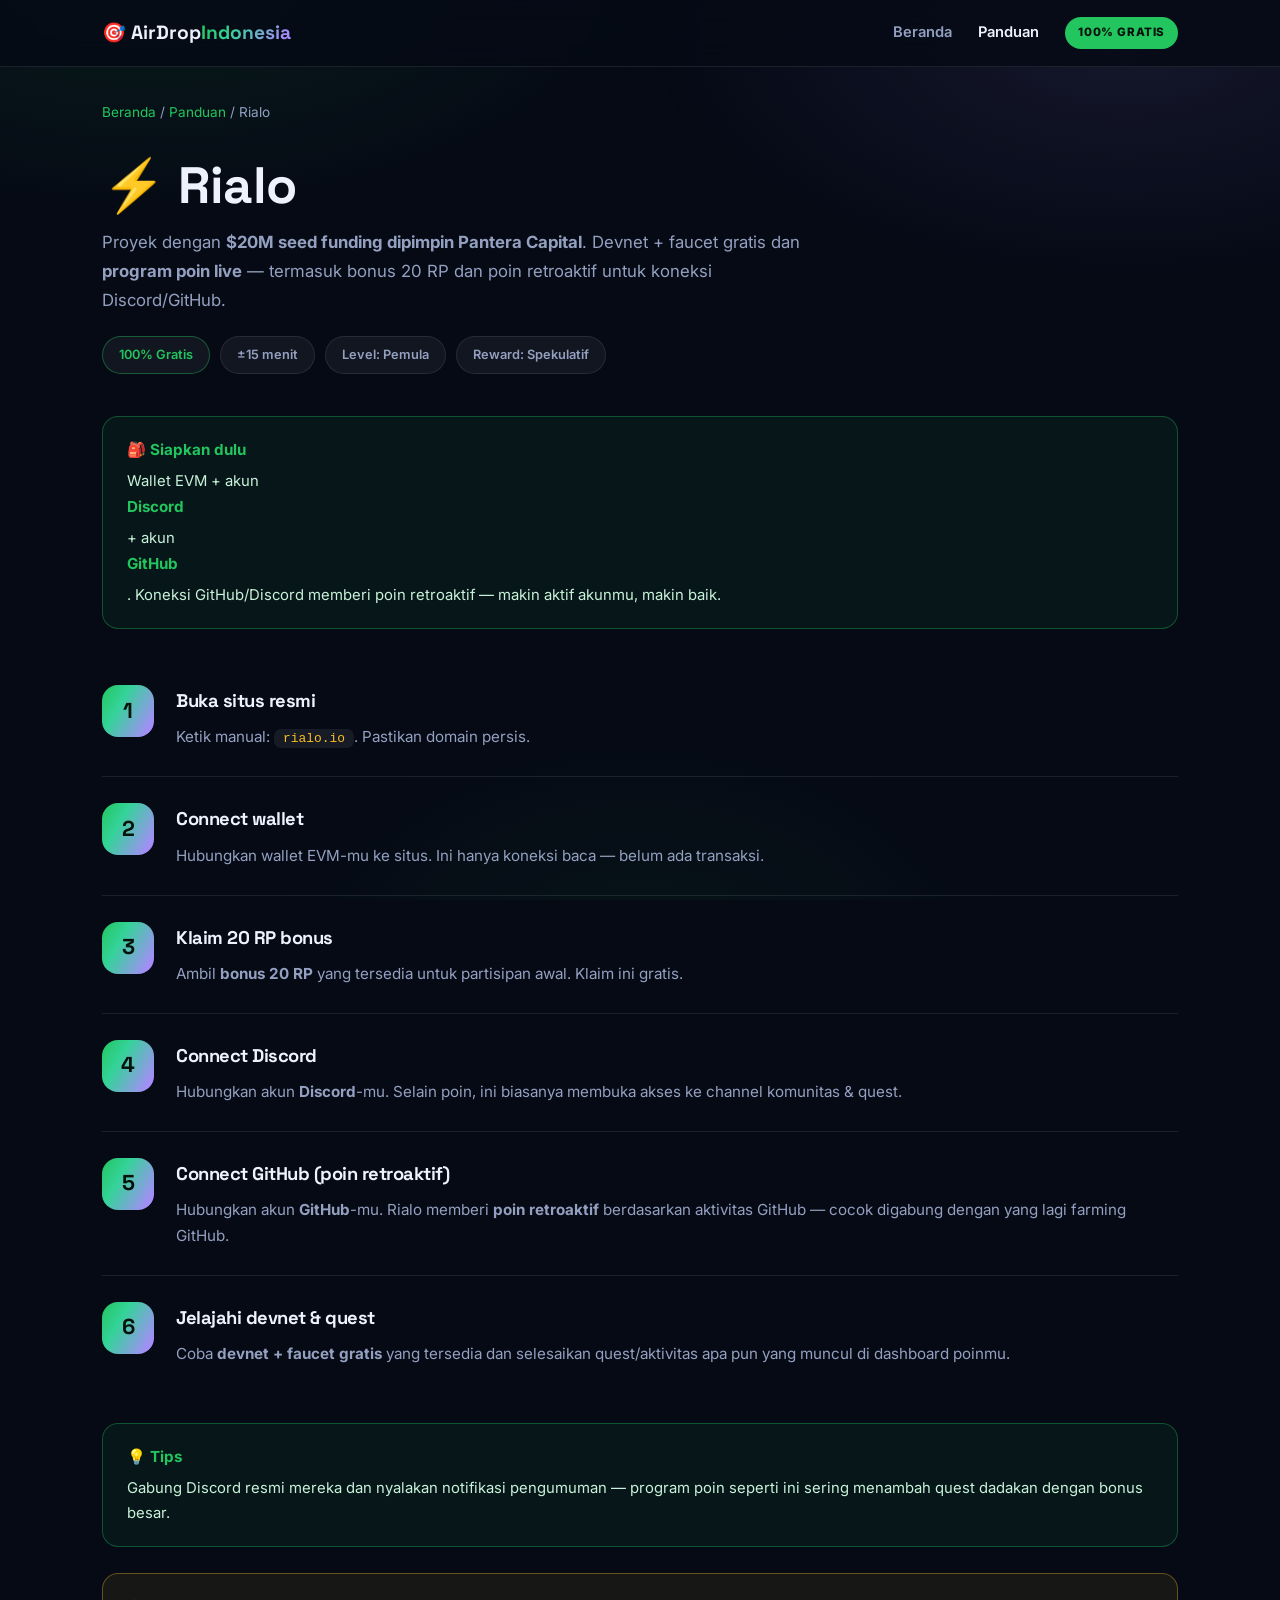
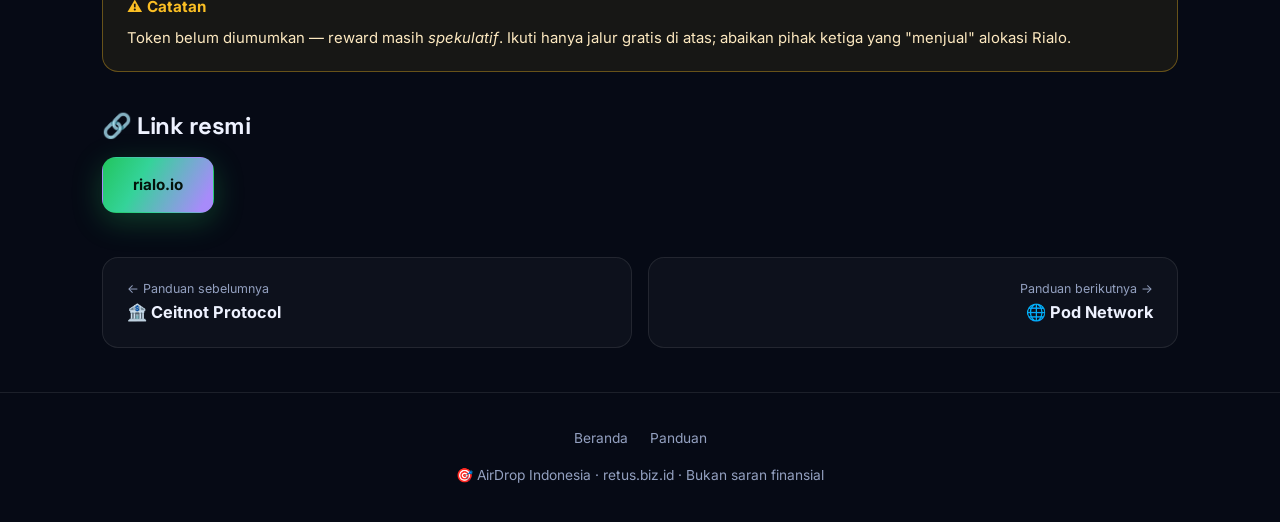
<file: panduan/rialo/index.html>
<!DOCTYPE html>
<html lang="id">
<head>
<meta charset="UTF-8">
<meta name="viewport" content="width=device-width, initial-scale=1.0">
<title>Panduan Rialo — AirDrop Indonesia</title>
<meta name="description" content="Panduan lengkap Rialo Bahasa Indonesia: klaim 20 RP, connect Discord & GitHub untuk poin retroaktif, ikut devnet gratis.">
<link rel="canonical" href="https://retus.biz.id/panduan/rialo/">
<link rel="preconnect" href="https://fonts.googleapis.com">
<link href="https://fonts.googleapis.com/css2?family=Space+Grotesk:wght@500;700&family=Inter:wght@400;500;600;700;800&display=swap" rel="stylesheet">
<link rel="stylesheet" href="../../assets/style.css">
</head>
<body>
<nav><div class="wrap">
<a class="logo" href="/">🎯 AirDrop<b>Indonesia</b></a>
<div class="navlinks"><a href="/">Beranda</a><a href="../" class="on">Panduan</a><span class="pill">100% GRATIS</span></div>
</div></nav>
<div class="wrap">
<div class="crumb"><a href="/">Beranda</a> / <a href="../">Panduan</a> / Rialo</div>
<header class="ghero">
<h1>⚡ Rialo</h1>
<p class="lede">Proyek dengan <b>$20M seed funding dipimpin Pantera Capital</b>. Devnet + faucet gratis dan <b>program poin live</b> — termasuk bonus 20 RP dan poin retroaktif untuk koneksi Discord/GitHub.</p>
<div class="gmeta"><span class="tag ok">100% Gratis</span><span class="tag">±15 menit</span><span class="tag">Level: Pemula</span><span class="tag">Reward: Spekulatif</span></div>
</header>

<div class="callout tip"><b>🎒 Siapkan dulu</b><p>Wallet EVM + akun <b>Discord</b> + akun <b>GitHub</b>. Koneksi GitHub/Discord memberi poin retroaktif — makin aktif akunmu, makin baik.</p></div>

<div class="steps">
<div class="step"><div class="num">1</div><div><h3>Buka situs resmi</h3><p>Ketik manual: <code>rialo.io</code>. Pastikan domain persis.</p></div></div>
<div class="step"><div class="num">2</div><div><h3>Connect wallet</h3><p>Hubungkan wallet EVM-mu ke situs. Ini hanya koneksi baca — belum ada transaksi.</p></div></div>
<div class="step"><div class="num">3</div><div><h3>Klaim 20 RP bonus</h3><p>Ambil <b>bonus 20 RP</b> yang tersedia untuk partisipan awal. Klaim ini gratis.</p></div></div>
<div class="step"><div class="num">4</div><div><h3>Connect Discord</h3><p>Hubungkan akun <b>Discord</b>-mu. Selain poin, ini biasanya membuka akses ke channel komunitas & quest.</p></div></div>
<div class="step"><div class="num">5</div><div><h3>Connect GitHub (poin retroaktif)</h3><p>Hubungkan akun <b>GitHub</b>-mu. Rialo memberi <b>poin retroaktif</b> berdasarkan aktivitas GitHub — cocok digabung dengan yang lagi farming GitHub.</p></div></div>
<div class="step"><div class="num">6</div><div><h3>Jelajahi devnet & quest</h3><p>Coba <b>devnet + faucet gratis</b> yang tersedia dan selesaikan quest/aktivitas apa pun yang muncul di dashboard poinmu.</p></div></div>
</div>

<div class="callout tip"><b>💡 Tips</b><p>Gabung Discord resmi mereka dan nyalakan notifikasi pengumuman — program poin seperti ini sering menambah quest dadakan dengan bonus besar.</p></div>
<div class="callout warn"><b>⚠️ Catatan</b><p>Token belum diumumkan — reward masih <i>spekulatif</i>. Ikuti hanya jalur gratis di atas; abaikan pihak ketiga yang "menjual" alokasi Rialo.</p></div>

<h2 style="margin:34px 0 6px">🔗 Link resmi</h2>
<div class="links">
<a class="btn btn-p" href="https://rialo.io" target="_blank" rel="noopener">rialo.io</a>
</div>

<div class="pn">
<a href="../ceitnot/"><small>← Panduan sebelumnya</small><b>🏦 Ceitnot Protocol</b></a>
<a href="../pod-network/" style="text-align:right"><small>Panduan berikutnya →</small><b>🌐 Pod Network</b></a>
</div>
</div>
<footer><div class="wrap"><div class="fl"><a href="/">Beranda</a><a href="../">Panduan</a></div>🎯 AirDrop Indonesia · retus.biz.id · Bukan saran finansial</div></footer>
</body>
</html>
</file>
<file: assets/style.css>
:root{
  --bg:#060a15; --bg2:#0a1022;
  --card:rgba(255,255,255,.032); --card-br:rgba(255,255,255,.09);
  --txt:#eef2ff; --mut:#93a0c0;
  --acc:#22c55e; --acc2:#a78bfa; --gold:#fbbf24; --red:#f87171;
  --grad:linear-gradient(120deg,#22c55e,#34d399 35%,#a78bfa 90%);
  --r:20px;
}
*{margin:0;padding:0;box-sizing:border-box}
html{scroll-behavior:smooth}
body{font-family:'Inter',-apple-system,'Segoe UI',Roboto,sans-serif;background:var(--bg);color:var(--txt);line-height:1.7;overflow-x:hidden}
body::before{content:'';position:fixed;inset:0;z-index:-2;
  background:radial-gradient(900px 480px at 12% -6%,rgba(34,197,94,.10),transparent 60%),
             radial-gradient(800px 420px at 88% 4%,rgba(167,139,250,.10),transparent 60%),
             radial-gradient(700px 500px at 50% 110%,rgba(34,197,94,.06),transparent 60%);}
h1,h2,h3,.sg{font-family:'Space Grotesk','Inter',sans-serif;letter-spacing:-.5px}
a{color:inherit}
.wrap{max-width:1120px;margin:0 auto;padding:0 22px}
/* NAV */
nav{position:sticky;top:0;z-index:60;background:rgba(6,10,21,.82);backdrop-filter:blur(14px);border-bottom:1px solid var(--card-br)}
nav .wrap{display:flex;align-items:center;justify-content:space-between;height:66px}
.logo{font-family:'Space Grotesk';font-weight:700;font-size:1.2rem;text-decoration:none}
.logo b{background:var(--grad);-webkit-background-clip:text;background-clip:text;color:transparent}
.navlinks{display:flex;gap:26px;align-items:center}
.navlinks a{text-decoration:none;color:var(--mut);font-weight:600;font-size:.92rem;transition:.2s}
.navlinks a:hover,.navlinks a.on{color:var(--txt)}
.pill{background:var(--acc);color:#04120a!important;font-weight:800;font-size:.72rem;padding:6px 13px;border-radius:99px;letter-spacing:.6px}
/* HERO */
.hero{padding:88px 0 60px;text-align:center;position:relative}
.orb{position:absolute;border-radius:50%;filter:blur(70px);opacity:.5;z-index:-1;animation:float 9s ease-in-out infinite}
.o1{width:340px;height:340px;background:rgba(34,197,94,.22);top:-40px;left:6%}
.o2{width:280px;height:280px;background:rgba(167,139,250,.20);top:30px;right:8%;animation-delay:-4s}
@keyframes float{0%,100%{transform:translateY(0)}50%{transform:translateY(-26px)}}
.kicker{display:inline-block;font-size:.78rem;font-weight:700;letter-spacing:2.5px;color:var(--acc);text-transform:uppercase;margin-bottom:18px;padding:8px 18px;border:1px solid rgba(34,197,94,.35);border-radius:99px;background:rgba(34,197,94,.07)}
.hero h1{font-size:clamp(2.6rem,7vw,4.6rem);font-weight:700;line-height:1.05}
.grad{background:var(--grad);-webkit-background-clip:text;background-clip:text;color:transparent}
.hero p.sub{color:var(--mut);max-width:640px;margin:20px auto 0;font-size:1.06rem}
.cta{display:flex;gap:14px;justify-content:center;margin-top:32px;flex-wrap:wrap}
.btn{display:inline-block;padding:14px 30px;border-radius:14px;font-weight:700;text-decoration:none;font-size:.95rem;transition:.22s;border:1px solid transparent}
.btn-p{background:var(--grad);color:#04120a;box-shadow:0 8px 30px rgba(34,197,94,.28)}
.btn-p:hover{transform:translateY(-2px);box-shadow:0 12px 36px rgba(34,197,94,.4)}
.btn-g{border-color:var(--card-br);color:var(--txt);background:var(--card)}
.btn-g:hover{border-color:var(--acc)}
.stats{display:flex;gap:16px;justify-content:center;flex-wrap:wrap;margin-top:44px}
.stat{background:var(--card);border:1px solid var(--card-br);border-radius:var(--r);padding:20px 34px;min-width:150px;backdrop-filter:blur(8px)}
.stat b{font-size:2rem;display:block;font-family:'Space Grotesk'}
.stat small{color:var(--mut)}
.stat.g b{color:var(--acc)}.stat.p b{color:var(--acc2)}.stat.o b{color:var(--txt)}
.updated{margin-top:20px;font-size:.83rem;color:var(--mut)}
/* SECTIONS */
.sec{margin:72px 0}
.sec-head{text-align:center;margin-bottom:36px}
.sec-head h2{font-size:clamp(1.6rem,4vw,2.3rem)}
.sec-head p{color:var(--mut);margin-top:10px;max-width:600px;margin-left:auto;margin-right:auto}
.grid{display:grid;grid-template-columns:repeat(auto-fill,minmax(320px,1fr));gap:20px}
.card{background:var(--card);border:1px solid var(--card-br);border-radius:var(--r);padding:28px;display:flex;flex-direction:column;gap:13px;position:relative;overflow:hidden;transition:.25s;text-decoration:none}
.card::before{content:'';position:absolute;inset:0;background:var(--grad);opacity:0;transition:.25s;z-index:0}
.card:hover{transform:translateY(-5px);border-color:rgba(34,197,94,.5);box-shadow:0 18px 44px rgba(0,0,0,.45)}
.card:hover::before{opacity:.05}
.card>*{position:relative;z-index:1}
.card .top{display:flex;justify-content:space-between;align-items:flex-start;gap:10px}
.card h3{font-size:1.3rem}
.urg{font-size:.68rem;font-weight:800;padding:5px 12px;border-radius:99px;white-space:nowrap;letter-spacing:.5px}
.urg.t{background:rgba(239,68,68,.14);color:var(--red);border:1px solid rgba(239,68,68,.4)}
.urg.s{background:rgba(251,191,36,.12);color:var(--gold);border:1px solid rgba(251,191,36,.4)}
.cat{font-size:.74rem;color:var(--acc2);font-weight:700;text-transform:uppercase;letter-spacing:1px}
.card p.d{color:var(--mut);font-size:.93rem}
.meta{display:flex;gap:8px;flex-wrap:wrap}
.tag{font-size:.74rem;font-weight:600;background:rgba(255,255,255,.05);border:1px solid var(--card-br);padding:4px 12px;border-radius:99px;color:var(--mut)}
.tag.ok{color:var(--acc);border-color:rgba(34,197,94,.4)}
.golink{margin-top:auto;padding-top:8px;font-weight:700;color:var(--acc);font-size:.92rem}
/* HOW */
.how{display:grid;grid-template-columns:repeat(auto-fit,minmax(260px,1fr));gap:20px}
.howc{background:var(--card);border:1px solid var(--card-br);border-radius:var(--r);padding:30px;text-align:center}
.howc .n{font-family:'Space Grotesk';font-size:2.6rem;font-weight:700;background:var(--grad);-webkit-background-clip:text;background-clip:text;color:transparent}
.howc h3{margin:12px 0 8px}.howc p{color:var(--mut);font-size:.92rem}
/* GUIDE PAGES */
.crumb{margin:34px 0 8px;font-size:.85rem;color:var(--mut)}
.crumb a{color:var(--acc);text-decoration:none}
.ghero{padding:26px 0 10px}
.ghero h1{font-size:clamp(2rem,5.5vw,3.2rem);line-height:1.1}
.ghero .lede{color:var(--mut);font-size:1.05rem;margin-top:14px;max-width:720px}
.gmeta{display:flex;gap:10px;flex-wrap:wrap;margin:22px 0 6px}
.gmeta .tag{font-size:.8rem;padding:7px 16px}
.steps{margin:30px 0;display:flex;flex-direction:column;gap:0}
.step{display:flex;gap:22px;padding:26px 0;border-bottom:1px solid var(--card-br)}
.step:last-child{border:none}
.step .num{flex-shrink:0;width:52px;height:52px;border-radius:16px;background:var(--grad);color:#04120a;font-family:'Space Grotesk';font-weight:700;font-size:1.35rem;display:flex;align-items:center;justify-content:center}
.step h3{font-size:1.15rem;margin-bottom:8px}
.step p,.step li{color:var(--mut);font-size:.95rem}
.step ul{margin:8px 0 8px 20px}
.step code{background:rgba(255,255,255,.07);padding:2px 9px;border-radius:7px;font-size:.85em;color:var(--gold)}
.callout{border-radius:16px;padding:20px 24px;margin:26px 0;font-size:.93rem;border:1px solid}
.callout b{display:block;margin-bottom:6px;font-size:.95rem}
.callout.warn{background:rgba(251,191,36,.07);border-color:rgba(251,191,36,.35);color:#fde9c0}
.callout.warn b{color:var(--gold)}
.callout.danger{background:rgba(239,68,68,.07);border-color:rgba(239,68,68,.4);color:#fecaca}
.callout.danger b{color:var(--red)}
.callout.tip{background:rgba(34,197,94,.07);border-color:rgba(34,197,94,.35);color:#c9f2da}
.callout.tip b{color:var(--acc)}
.callout p{margin:0}
.links{display:flex;gap:12px;flex-wrap:wrap;margin:10px 0 30px}
.pn{display:flex;justify-content:space-between;gap:16px;margin:44px 0;flex-wrap:wrap}
.pn a{flex:1;min-width:220px;background:var(--card);border:1px solid var(--card-br);border-radius:16px;padding:20px 24px;text-decoration:none;transition:.2s}
.pn a:hover{border-color:var(--acc)}
.pn small{color:var(--mut);display:block;font-size:.78rem}
.pn b{font-size:1.02rem}
/* CHECKLIST / MISC */
.check{background:var(--card);border:1px solid var(--card-br);border-radius:var(--r);padding:8px 26px}
.chk{display:flex;gap:15px;align-items:flex-start;padding:16px 0;border-bottom:1px solid var(--card-br);cursor:pointer}
.chk:last-child{border:none}
.chk input{width:21px;height:21px;margin-top:4px;accent-color:var(--acc);cursor:pointer;flex-shrink:0}
.chk.done span{color:var(--mut);text-decoration:line-through}
.chk small{display:block;color:var(--mut);font-size:.83rem}
.cut{background:rgba(239,68,68,.045);border:1px solid rgba(239,68,68,.28);border-radius:var(--r);padding:26px 30px}
.cut li{margin:9px 0 9px 20px;color:var(--mut);font-size:.93rem}
.cut li b{color:var(--red)}
.disc{background:rgba(251,191,36,.05);border:1px solid rgba(251,191,36,.4);border-radius:var(--r);padding:24px 28px;font-size:.9rem;color:var(--mut)}
.disc b{color:var(--gold)}
details.faq{background:var(--card);border:1px solid var(--card-br);border-radius:14px;padding:18px 22px;margin:12px 0;cursor:pointer}
details.faq summary{font-weight:700;cursor:pointer}
details.faq p{color:var(--mut);font-size:.92rem;margin-top:10px}
footer{border-top:1px solid var(--card-br);padding:34px 0;margin-top:40px;color:var(--mut);font-size:.86rem;text-align:center}
footer .fl{display:flex;gap:22px;justify-content:center;margin-bottom:14px;flex-wrap:wrap}
footer a{color:var(--mut);text-decoration:none}footer a:hover{color:var(--txt)}
@media(max-width:640px){.grid{grid-template-columns:1fr}.navlinks a:not(.pill){display:none}.step{gap:15px}}
</file>
